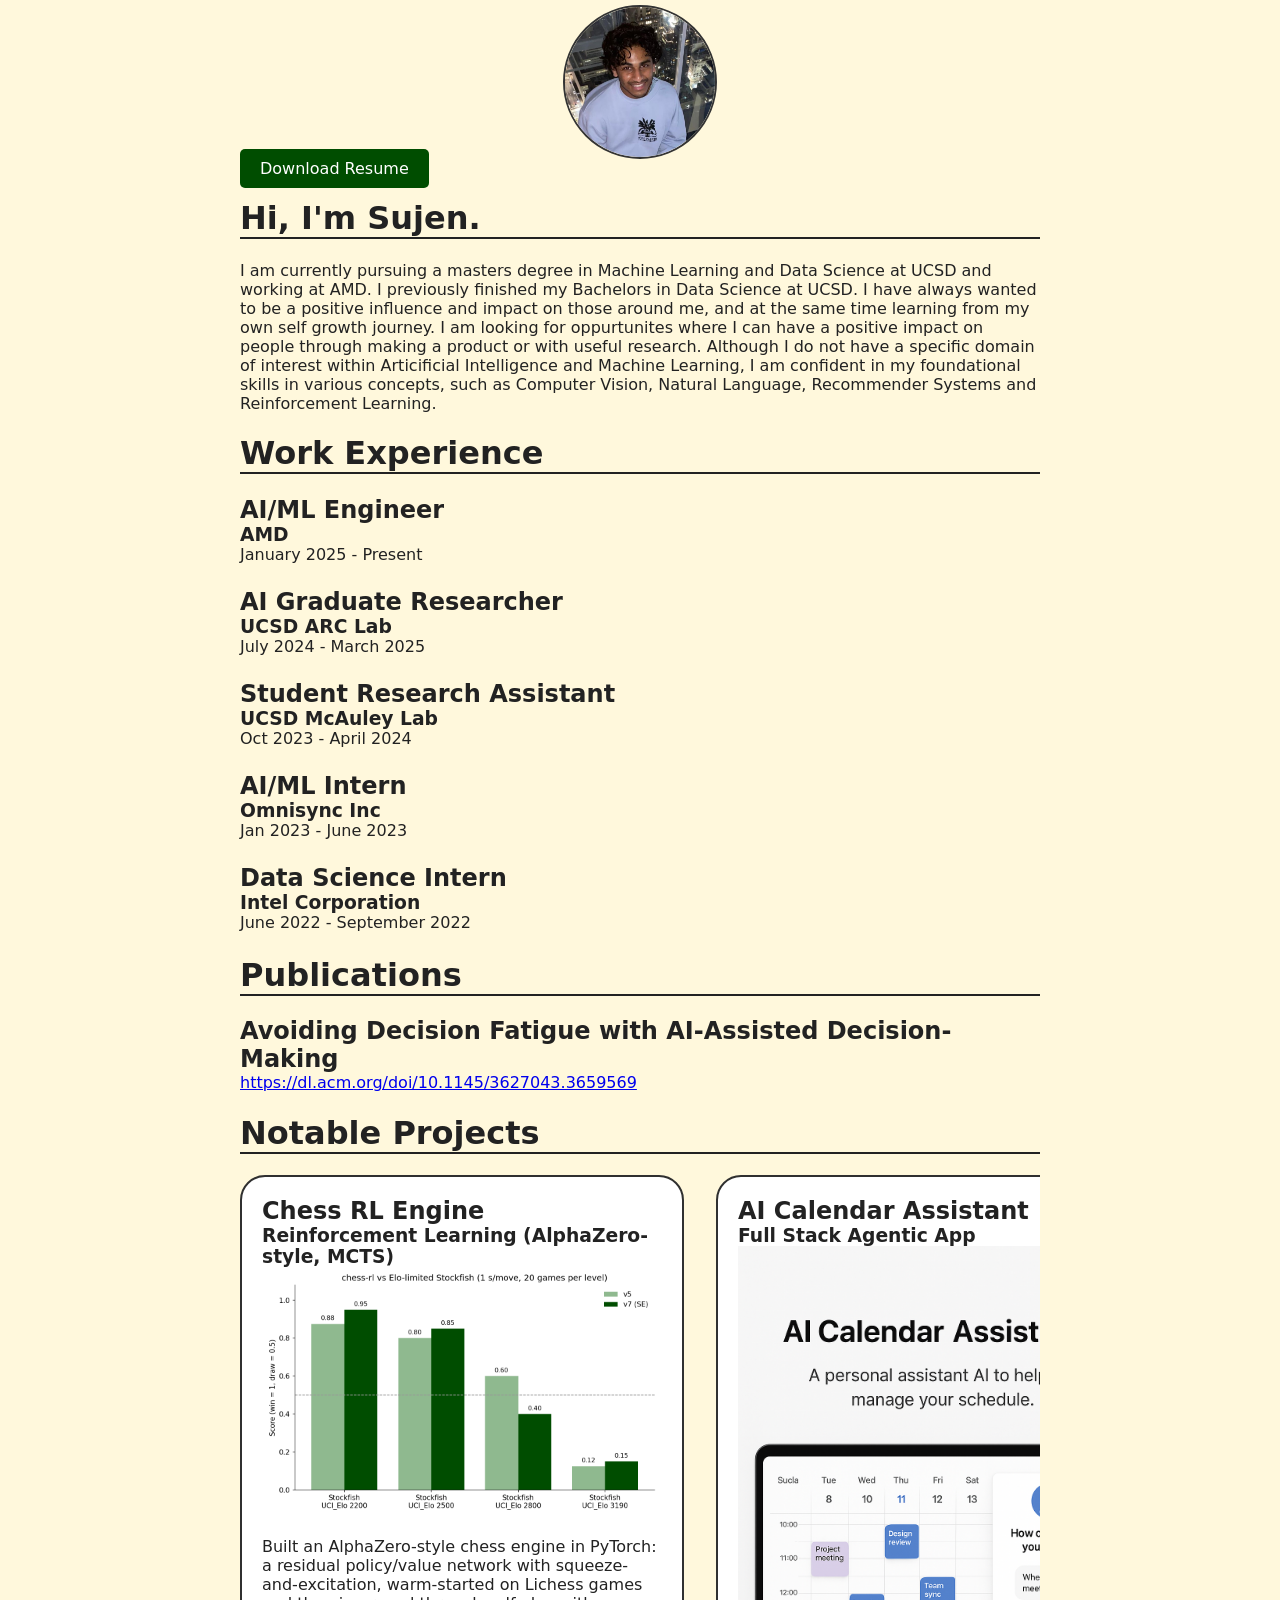
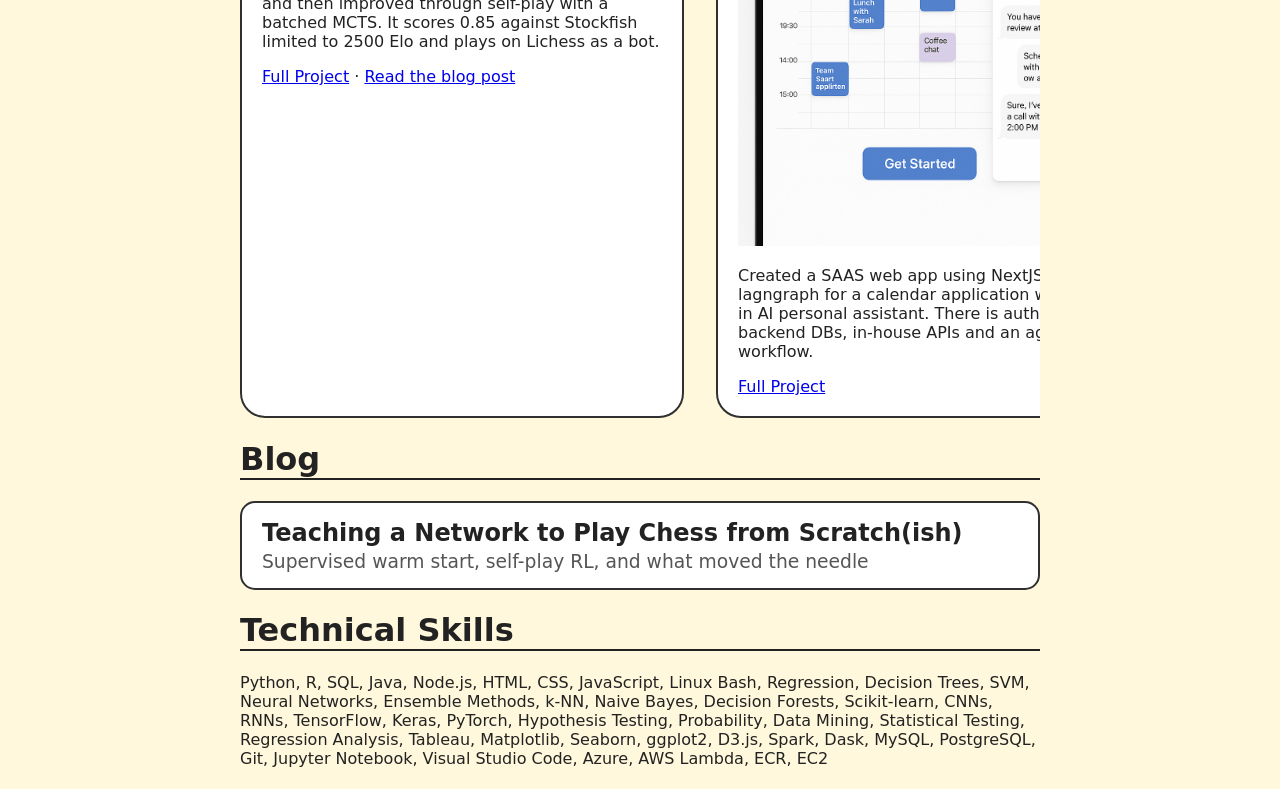
<file: index.html>
<!DOCTYPE html>
<html lang="en">
<head>
    <meta charset="UTF-8">
    <meta name="viewport" content="width=device-width, initial-scale=1.0">
    <link rel="stylesheet" href="styles.css">
    <title>Sujen Kancherla</title>
</head>
<body>
    <div class="profile-photo">
        <img src="profile_pic.jpg" alt="Sujen">
    </div>
    <a id="resume-download" href="sujen_kancherla_resume.pdf" download="sujen_kancherla_resume.pdf">
    Download Resume
</a>
    <h1>Hi, I'm Sujen.</h1>
    <p>I am currently pursuing a masters degree in Machine Learning and Data Science at UCSD and working at AMD. 
        I previously finished my Bachelors in Data Science at UCSD. I have always wanted to be a positive influence and impact on those around me,
        and at the same time learning from my own self growth journey. I am looking for oppurtunites 
        where I can have a positive impact on people through making a product or with useful research. 
        Although I do not have a specific domain of interest within Articificial Intelligence and Machine Learning, I am confident in my foundational skills in various concepts, 
        such as Computer Vision, Natural Language, Recommender Systems and Reinforcement Learning.</p>

        <h1>Work Experience</h1>
            <div class="experience">
                <div>
                    <h2>AI/ML Engineer</h2>
                    <h3>AMD</h3>
                </div>
                <div >January 2025 - Present</div>
            </div>

            <div class="experience">
                <div>
                    <h2>AI Graduate Researcher</h2>
                    <h3>UCSD ARC Lab</h3>
                </div>
                <div >July 2024 - March 2025</div>
            </div>
            
            <div class="experience" >
                <div>
                    <h2>Student Research Assistant</h2>
                    <h3>UCSD McAuley Lab</h3>
                </div>
                <div >Oct 2023 - April 2024</div>
            </div>
            
            <div class="experience" >
                <div>
                    <h2>AI/ML Intern</h2>
                    <h3>Omnisync Inc</h3>
                </div>
                <div >Jan 2023 - June 2023</div>
            </div>

            <div class="experience" >
                <div>
                    <h2>Data Science Intern</h2>
                    <h3>Intel Corporation</h3>
                </div>
                <div >June 2022 - September 2022</div>
            </div>
        </div>
    
    <h1>Publications</h1>
        <h2>Avoiding Decision Fatigue with AI-Assisted Decision-Making</h2>
        <a href="https://dl.acm.org/doi/10.1145/3627043.3659569">https://dl.acm.org/doi/10.1145/3627043.3659569</a>

    <h1>Notable Projects</h1>
    <div class="container">
        <div class="box">
            <h2>Chess RL Engine</h2>
            <h3>Reinforcement Learning (AlphaZero-style, MCTS)</h3>
            <img src="chess_rl.png" alt="chess-rl scores against Elo-limited Stockfish" width="400px" height="250px">
            <div class="description">
                <p>Built an AlphaZero-style chess engine in PyTorch: a residual policy/value network with
                    squeeze-and-excitation, warm-started on Lichess games and then improved through self-play
                    with a batched MCTS. It scores 0.85 against Stockfish limited to 2500 Elo and plays on Lichess as a bot.</p>
                <a href="https://github.com/sujen07/chess-rl">Full Project</a> ·
                <a href="blog/chess-rl.html">Read the blog post</a>
            </div>
        </div>
        <div class="box">
            <h2>AI Calendar Assistant</h2>
            <h3>Full Stack Agentic App</h3>
            <img src="calendar.png" alt="calendar saas" width="400px" height="600">
            <div class="description">
                <p>Created a SAAS web app using NextJS and lagngraph for a calendar application 
                    with a built-in AI personal assistant. There is authentication, backend DBs, 
                    in-house APIs and an agentic workflow.</p>
                <a href="https://app.clockworkcalendar.com">Full Project</a>
            </div>
        </div>
        <div class="box">
            <h2>Image Super Resolution Enhancement</h2>
            <h3>Computer Vision (GAN, CNN)</h3>
            <img src="super_res.png" alt="Low to High Res Sample" width="400px" height="200">
            <div class="description">
                <p>Using the ESRGAN paper, I followed the architecture in PyTorch to train a GAN model 
                    with a Generator and Discriminator training off of each other. I have python scripts 
                    to convert the torch model to onnx and locally host it as an API.</p>
                <a href="https://github.com/sujen07/image-super-resolution">Full Project</a>
            </div>
        </div>
        <div class="box">
            <h2>AI Chess and Tic Tac Toe</h2>
            <h3>Minimax Algorithm</h3>
            <img src="chess.png" alt="Sample Chess Gameplay" width="275px" height="275px">
            <div class="description">
                <p>Using the minimax and depth limited minimax, I created an AI chess and Tic Tac Toe player. 
                    I used pygame to create the ui for the chess game, and it runs locally only.</p>
                <a href="https://github.com/sujen07/minimax-ai-player">Full Project</a>
            </div>
        </div>
        <div class="box">
            <h2>GPT Loss Analysis</h2>
            <h3>NLP (Transformers)</h3>
            <img src="generative_ai_101.jpg" alt="Generative AI Picture" width="350px" height="250px">
            <div class="description">
                <p>Conducted research on various different loss functions to train the GPT-2 model. 
                    We used perplexity as a metric to evaluate performance of the language model after training it on squared loss, a hybrid loss function, etc.
                We used pytorch to train the open source code for GPT-2 on the TinyStories dataset.</p>
                <a href="https://github.com/sujen07/NanoGPT-Loss-stop-Analysis">Full Project</a>
            </div>
        </div>
        <div class="box">
            <h2>Panoramic Image Stitching</h2>
            <h3>Computer Vision (Homography Matrix, Corner Detection)</h3>
            <img src="matches.png" alt="Corner Matching between to images" height="400px" width="700px">
            <div class="description">
                <p>Used eigenvectors of gradients in image to find corners in two images. Then matched the corners using SIFT. using the matched corners, 
                    with 8-point algorithm and RANSAC. the Fundamental matrix is created that allows one image to be transformed into the camera projection of the other image, 
                    which creates a panoramic stitching between the two.</p>
                <a href="https://github.com/sujen07/panoramic">Full Project</a>
            </div>
        </div>
        <div class="box">
            <h2>Handrwitten Digit Detection</h2>
            <h3>Computer Vision (CNN)</h3>
            <img src="handwritten.png" alt="Sample Prediction from Mnist Model" height="400px" width="600px">
            <div class="description">
                <p>Trained a simple handwritten digit detection model using pytorch with a basic CNN architecture, 
                    and then converted it to onnx to run on the browser on device in javascript.</p>
                <a href="https://github.com/sujen07/mnist-prediction">Full Project</a>
            </div>
        </div>
    </div>
    <h1>Blog</h1>
    <div class="post-list">
        <a class="post-link" href="blog/chess-rl.html">
            <h2>Teaching a Network to Play Chess from Scratch(ish)</h2>
            <h3>Supervised warm start, self-play RL, and what moved the needle</h3>
        </a>
    </div>

    <h1>Technical Skills</h1>
    <p>Python, R, SQL, Java, Node.js, HTML, CSS, JavaScript, Linux Bash, Regression, Decision Trees, SVM, Neural Networks, Ensemble
        Methods, k-NN, Naive Bayes, Decision Forests, Scikit-learn, CNNs, RNNs, TensorFlow, Keras, PyTorch, Hypothesis Testing, Probability,
        Data Mining, Statistical Testing, Regression Analysis, Tableau, Matplotlib, Seaborn, ggplot2, D3.js, Spark, Dask, MySQL, PostgreSQL,
        Git, Jupyter Notebook, Visual Studio Code, Azure, AWS Lambda, ECR, EC2</p>
</body>
</html>
</file>
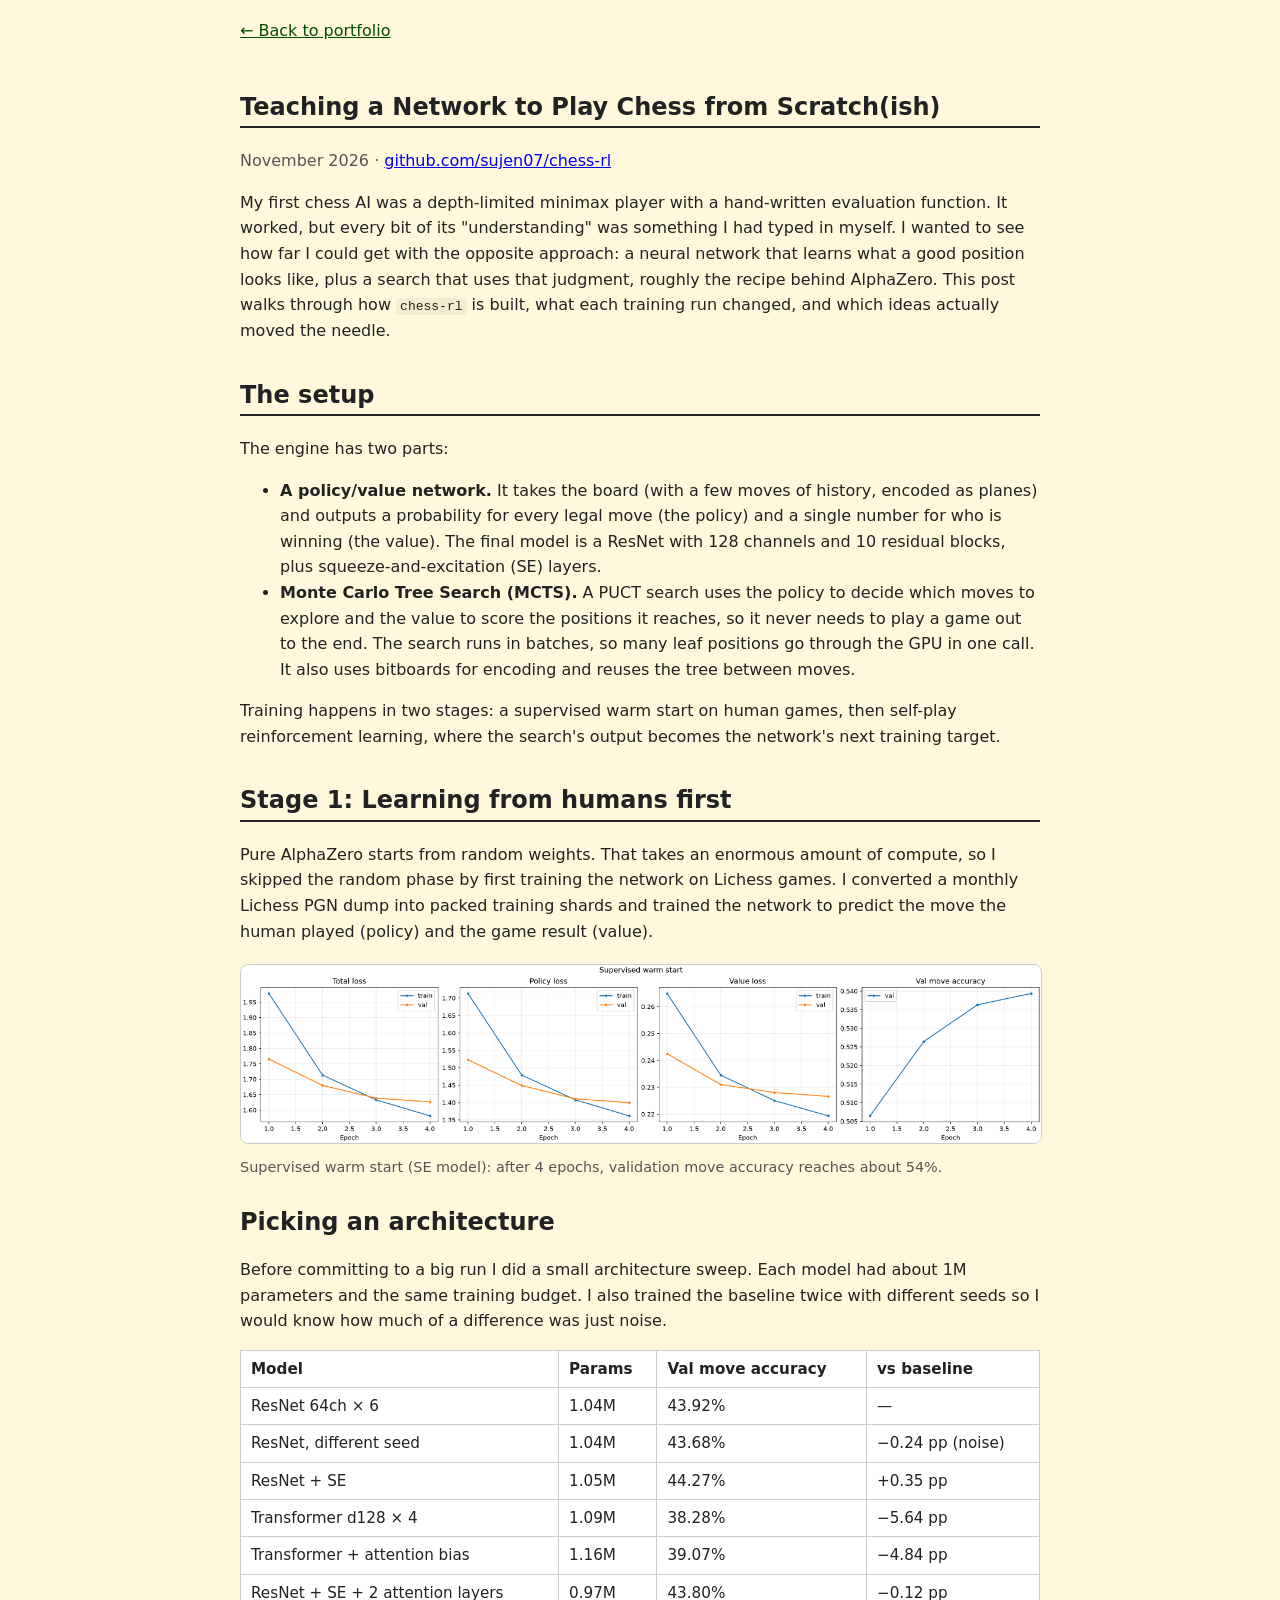
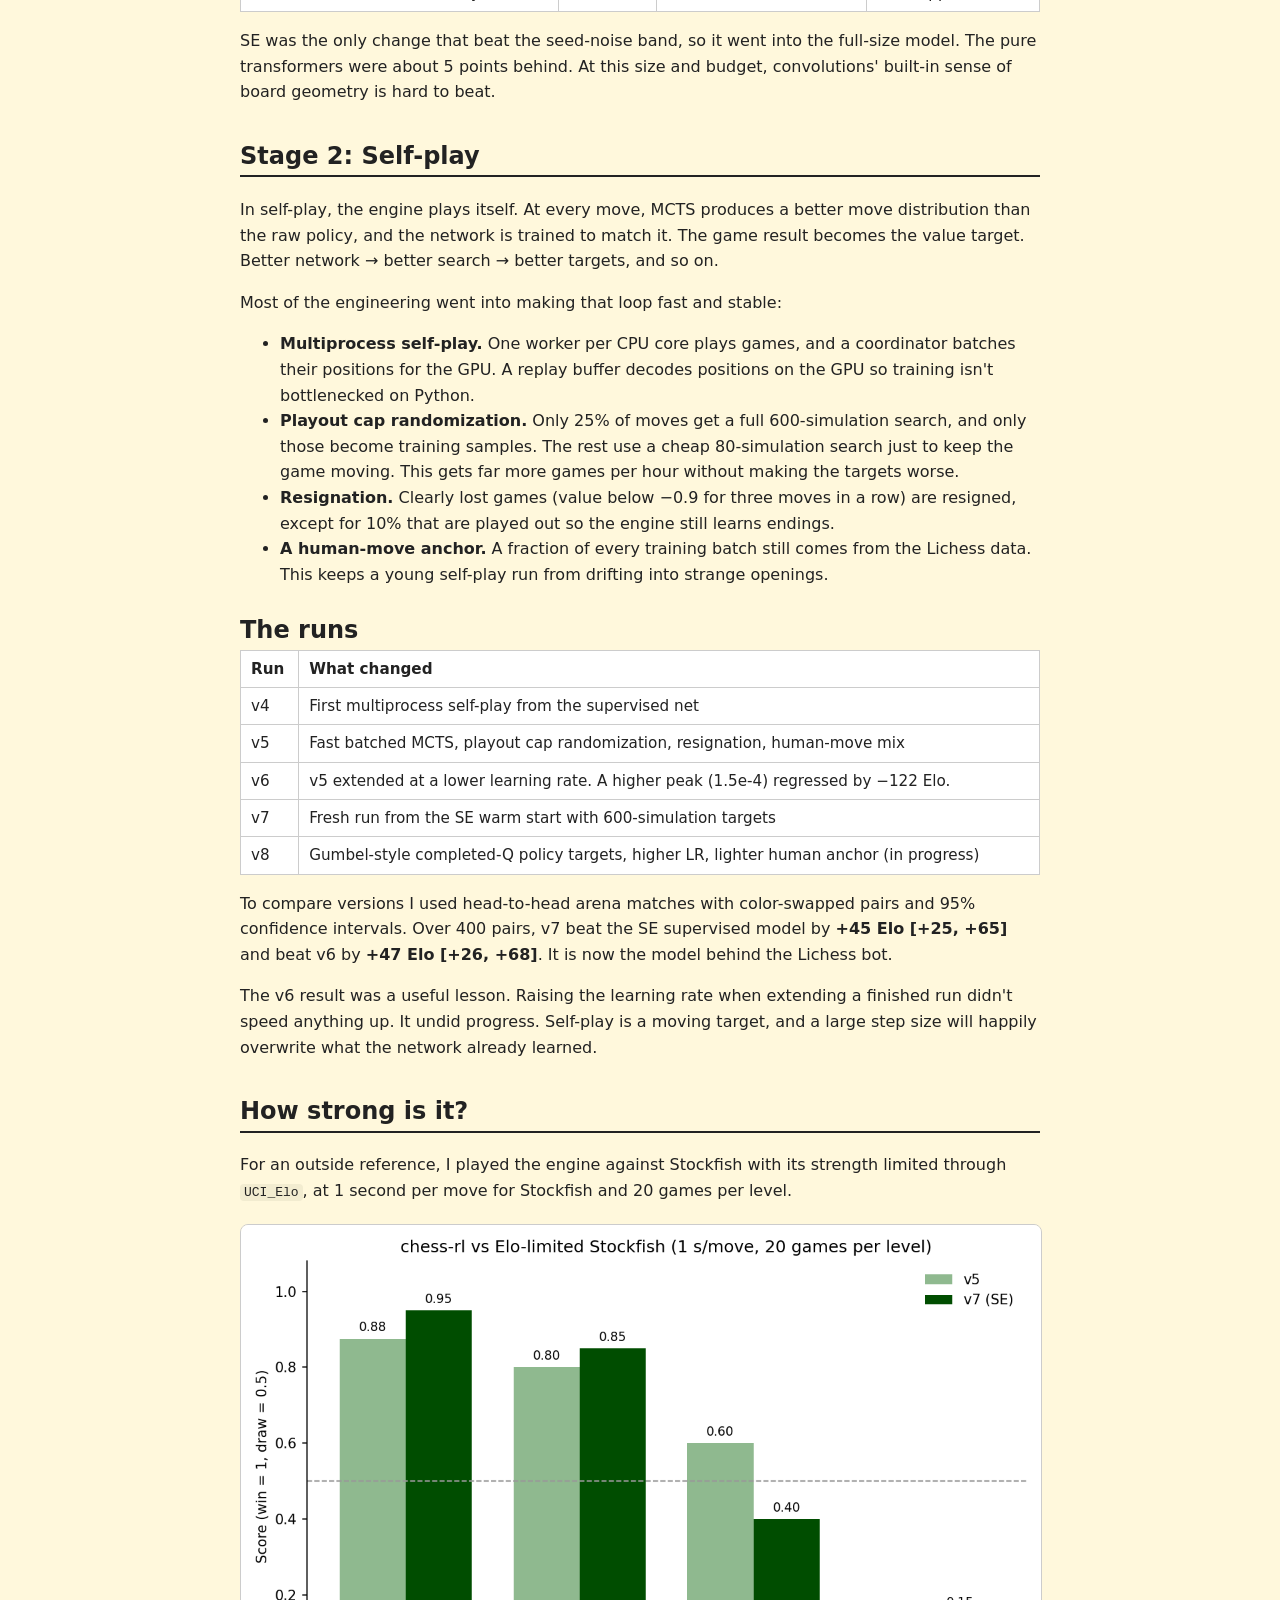
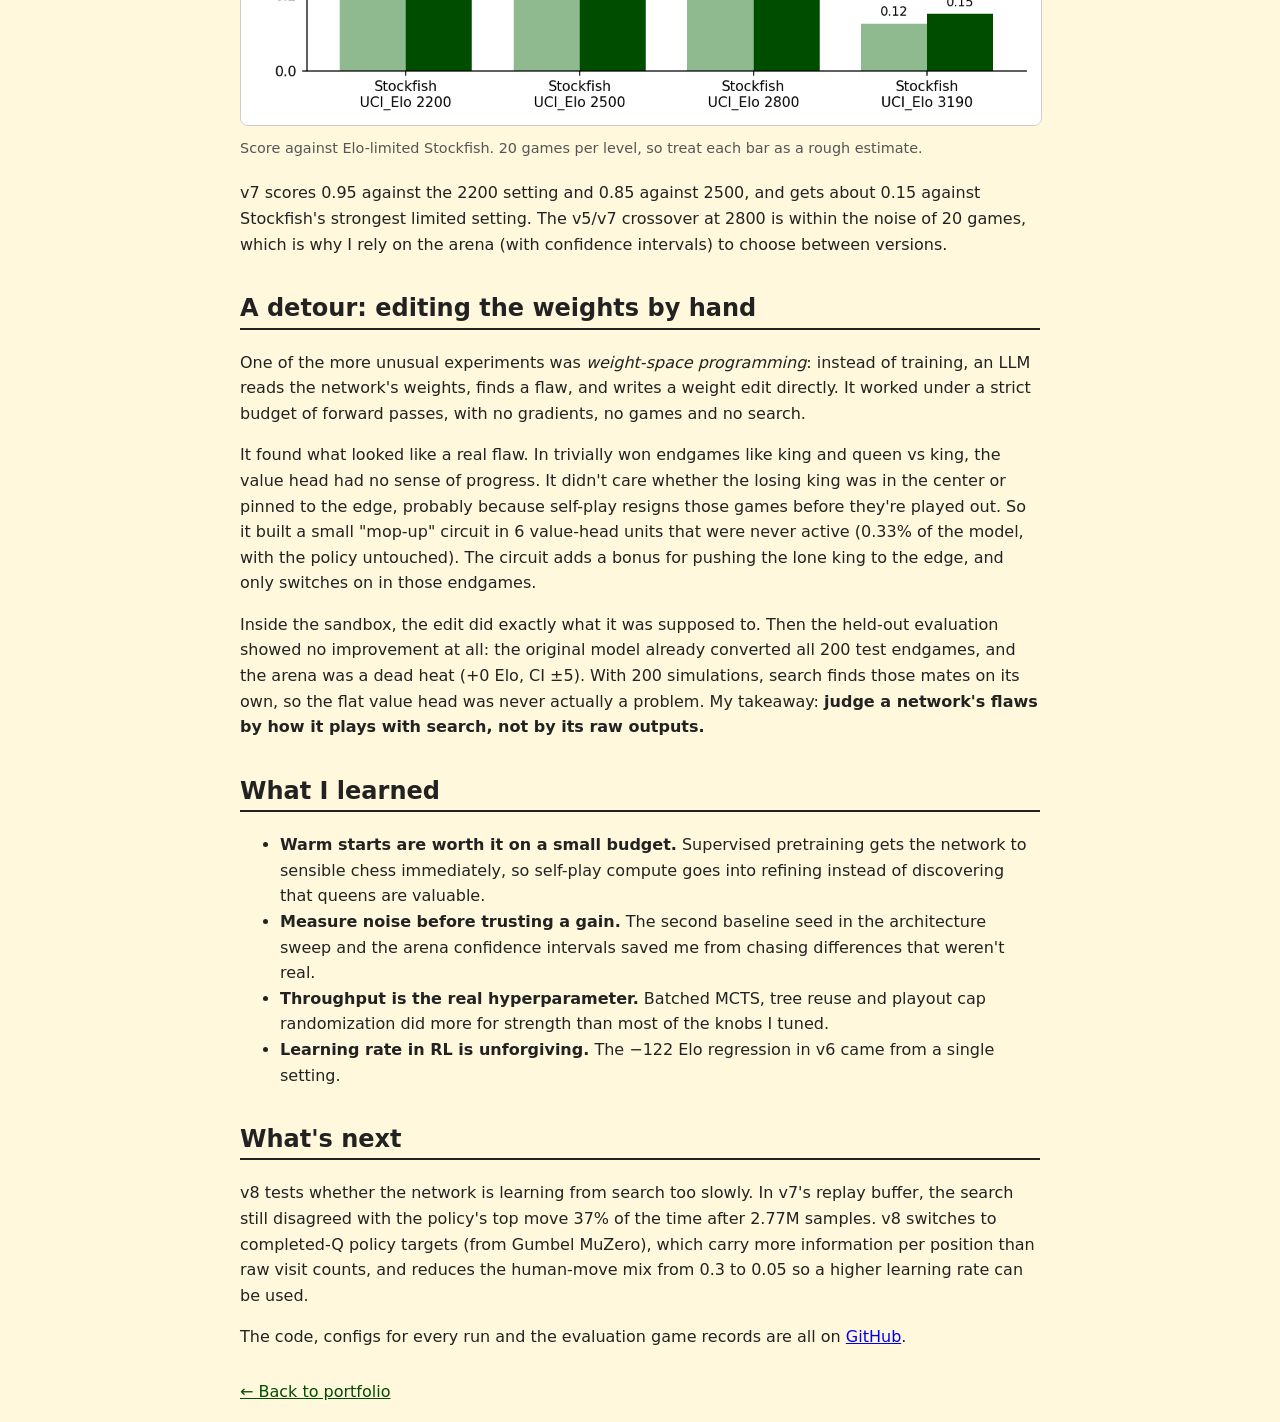
<file: blog/chess-rl.html>
<!DOCTYPE html>
<html lang="en">
<head>
    <meta charset="UTF-8">
    <meta name="viewport" content="width=device-width, initial-scale=1.0">
    <link rel="stylesheet" href="../styles.css">
    <title>Chess RL | Sujen Kancherla</title>
</head>
<body>
    <a class="back-link" href="../index.html">&larr; Back to portfolio</a>

    <article class="post">
        <h1>Teaching a Network to Play Chess from Scratch(ish)</h1>
        <p class="post-meta">November 2026 · <a href="https://github.com/sujen07/chess-rl">github.com/sujen07/chess-rl</a></p>

        <p>My first chess AI was a depth-limited minimax player with a hand-written evaluation function.
            It worked, but every bit of its "understanding" was something I had typed in myself.
            I wanted to see how far I could get with the opposite approach: a neural network that learns
            what a good position looks like, plus a search that uses that judgment, roughly the recipe
            behind AlphaZero. This post walks through how <code>chess-rl</code> is built, what each training
            run changed, and which ideas actually moved the needle.</p>

        <h1>The setup</h1>
        <p>The engine has two parts:</p>
        <ul>
            <li><strong>A policy/value network.</strong> It takes the board (with a few moves of history,
                encoded as planes) and outputs a probability for every legal move (the policy) and a single
                number for who is winning (the value). The final model is a ResNet with 128 channels and
                10 residual blocks, plus squeeze-and-excitation (SE) layers.</li>
            <li><strong>Monte Carlo Tree Search (MCTS).</strong> A PUCT search uses the policy to decide which
                moves to explore and the value to score the positions it reaches, so it never needs to play a
                game out to the end. The search runs in batches, so many leaf positions go through the GPU in
                one call. It also uses bitboards for encoding and reuses the tree between moves.</li>
        </ul>
        <p>Training happens in two stages: a supervised warm start on human games, then self-play
            reinforcement learning, where the search's output becomes the network's next training target.</p>

        <h1>Stage 1: Learning from humans first</h1>
        <p>Pure AlphaZero starts from random weights. That takes an enormous amount of compute, so I skipped the random phase by first training the network on Lichess games.
            I converted a monthly Lichess PGN dump into packed training shards and trained the network to
            predict the move the human played (policy) and the game result (value).</p>

        <figure>
            <img src="sl_se_loss_curve.png" alt="Supervised training loss curves over 4 epochs">
            <figcaption>Supervised warm start (SE model): after 4 epochs, validation move accuracy reaches about 54%.</figcaption>
        </figure>

        <h2>Picking an architecture</h2>
        <p>Before committing to a big run I did a small architecture sweep. Each model had about 1M parameters
            and the same training budget. I also trained the baseline twice with different seeds so I would know
            how much of a difference was just noise.</p>
        <table>
            <tr><th>Model</th><th>Params</th><th>Val move accuracy</th><th>vs baseline</th></tr>
            <tr><td>ResNet 64ch × 6</td><td>1.04M</td><td>43.92%</td><td>—</td></tr>
            <tr><td>ResNet, different seed</td><td>1.04M</td><td>43.68%</td><td>−0.24 pp (noise)</td></tr>
            <tr><td>ResNet + SE</td><td>1.05M</td><td>44.27%</td><td>+0.35 pp</td></tr>
            <tr><td>Transformer d128 × 4</td><td>1.09M</td><td>38.28%</td><td>−5.64 pp</td></tr>
            <tr><td>Transformer + attention bias</td><td>1.16M</td><td>39.07%</td><td>−4.84 pp</td></tr>
            <tr><td>ResNet + SE + 2 attention layers</td><td>0.97M</td><td>43.80%</td><td>−0.12 pp</td></tr>
        </table>
        <p>SE was the only change that beat the seed-noise band, so it went into the full-size model.
            The pure transformers were about 5 points behind. At this size and budget, convolutions'
            built-in sense of board geometry is hard to beat.</p>

        <h1>Stage 2: Self-play</h1>
        <p>In self-play, the engine plays itself. At every move, MCTS produces a better move distribution than
            the raw policy, and the network is trained to match it. The game result becomes the value target.
            Better network → better search → better targets, and so on.</p>
        <p>Most of the engineering went into making that loop fast and stable:</p>
        <ul>
            <li><strong>Multiprocess self-play.</strong> One worker per CPU core plays games, and a coordinator
                batches their positions for the GPU. A replay buffer decodes positions on the GPU so training
                isn't bottlenecked on Python.</li>
            <li><strong>Playout cap randomization.</strong> Only 25% of moves get a full 600-simulation search,
                and only those become training samples. The rest use a cheap 80-simulation search just to keep
                the game moving. This gets far more games per hour without making the targets worse.</li>
            <li><strong>Resignation.</strong> Clearly lost games (value below −0.9 for three moves in a row) are
                resigned, except for 10% that are played out so the engine still learns endings.</li>
            <li><strong>A human-move anchor.</strong> A fraction of every training batch still comes from the
                Lichess data. This keeps a young self-play run from drifting into strange openings.</li>
        </ul>

        <h2>The runs</h2>
        <table>
            <tr><th>Run</th><th>What changed</th></tr>
            <tr><td>v4</td><td>First multiprocess self-play from the supervised net</td></tr>
            <tr><td>v5</td><td>Fast batched MCTS, playout cap randomization, resignation, human-move mix</td></tr>
            <tr><td>v6</td><td>v5 extended at a lower learning rate. A higher peak (1.5e-4) regressed by −122 Elo.</td></tr>
            <tr><td>v7</td><td>Fresh run from the SE warm start with 600-simulation targets</td></tr>
            <tr><td>v8</td><td>Gumbel-style completed-Q policy targets, higher LR, lighter human anchor (in progress)</td></tr>
        </table>
        <p>To compare versions I used head-to-head arena matches with color-swapped pairs and 95% confidence
            intervals. Over 400 pairs, v7 beat the SE supervised model by <strong>+45 Elo [+25, +65]</strong>
            and beat v6 by <strong>+47 Elo [+26, +68]</strong>. It is now the model behind the Lichess bot.</p>
        <p>The v6 result was a useful lesson. Raising the learning rate when extending a finished run didn't
            speed anything up. It undid progress. Self-play is a moving target, and a large step size will
            happily overwrite what the network already learned.</p>

        <h1>How strong is it?</h1>
        <p>For an outside reference, I played the engine against Stockfish with its strength limited through
            <code>UCI_Elo</code>, at 1 second per move for Stockfish and 20 games per level.</p>
        <figure>
            <img src="../chess_rl.png" alt="Bar chart of v5 and v7 scores against Stockfish at Elo 2200, 2500, 2800 and 3190">
            <figcaption>Score against Elo-limited Stockfish. 20 games per level, so treat each bar as a rough estimate.</figcaption>
        </figure>
        <p>v7 scores 0.95 against the 2200 setting and 0.85 against 2500, and gets about 0.15 against Stockfish's
            strongest limited setting. The v5/v7 crossover at 2800 is within the noise of 20 games, which is why
            I rely on the arena (with confidence intervals) to choose between versions.</p>

        <h1>A detour: editing the weights by hand</h1>
        <p>One of the more unusual experiments was <em>weight-space programming</em>: instead of training, an
            LLM reads the network's weights, finds a flaw, and writes a weight edit directly. It worked under a
            strict budget of forward passes, with no gradients, no games and no search.</p>
        <p>It found what looked like a real flaw. In trivially won endgames like king and queen vs king, the
            value head had no sense of progress. It didn't care whether the losing king was in the center or
            pinned to the edge, probably because self-play resigns those games before they're played out. So it
            built a small "mop-up" circuit in 6 value-head units that were never active (0.33% of the model,
            with the policy untouched). The circuit adds a bonus for pushing the lone king to the edge, and only
            switches on in those endgames.</p>
        <p>Inside the sandbox, the edit did exactly what it was supposed to. Then the held-out evaluation showed
            no improvement at all: the original model already converted all 200 test endgames, and the arena was
            a dead heat (+0 Elo, CI ±5). With 200 simulations, search finds those mates on its own, so the flat
            value head was never actually a problem. My takeaway: <strong>judge a network's flaws by how it plays
            with search, not by its raw outputs.</strong></p>

        <h1>What I learned</h1>
        <ul>
            <li><strong>Warm starts are worth it on a small budget.</strong> Supervised pretraining gets the
                network to sensible chess immediately, so self-play compute goes into refining instead of discovering
                that queens are valuable.</li>
            <li><strong>Measure noise before trusting a gain.</strong> The second baseline seed in the architecture
                sweep and the arena confidence intervals saved me from chasing differences that weren't real.</li>
            <li><strong>Throughput is the real hyperparameter.</strong> Batched MCTS, tree reuse and playout cap
                randomization did more for strength than most of the knobs I tuned.</li>
            <li><strong>Learning rate in RL is unforgiving.</strong> The −122 Elo regression in v6 came from a single setting.</li>
        </ul>

        <h1>What's next</h1>
        <p>v8 tests whether the network is learning from search too slowly. In v7's replay buffer, the search
            still disagreed with the policy's top move 37% of the time after 2.77M samples. v8 switches to
            completed-Q policy targets (from Gumbel MuZero), which carry more information per position than raw
            visit counts, and reduces the human-move mix from 0.3 to 0.05 so a higher learning rate can be used.</p>
        <p>The code, configs for every run and the evaluation game records are all on
            <a href="https://github.com/sujen07/chess-rl">GitHub</a>.</p>
    </article>

    <a class="back-link" href="../index.html">&larr; Back to portfolio</a>
</body>
</html>
</file>
<file: styles.css>
body {
    font-family: system-ui, -apple-system, BlinkMacSystemFont, 'Segoe UI', Roboto, Oxygen, Ubuntu, Cantarell, 'Open Sans', 'Helvetica Neue', sans-serif;
    color: #222222;
    max-width: 800px;
    margin: auto;
    padding: 5px;
    background-color: cornsilk;
}

.profile-photo {
    display: flex;
    justify-content: center;
    align-items: center;
}

.profile-photo img {
    width: 150px; 
    height: 150px; 
    border-radius: 50%; 
    object-fit: cover; 
    border: 2px solid #333; 
}

button {
    display: block;
    margin: 0 auto;
    margin-top: 10px;
}


h1 {
    border-bottom: 2px solid #222222;
}

.container {
    overflow-x: auto;
    display: flex;
    gap: 32px;
    scroll-snap-type: x mandatory;
}

.box {
    scroll-snap-align: start;
    border: 2px solid #303030;
    background-color: #fff;
    padding: 20px;
    border-radius: 25px;
}

h2 {
    margin: 0;
}

h3 {
    margin: 0;
}

.experience {
    margin-bottom: 24px;
}

#resume-download {
    background-color: #004d00; 
    color: white; 
    padding: 10px 20px;  
    text-decoration: none; 
    border-radius: 5px; 
    cursor: pointer;
}

/* Blog */
.post-link {
    display: block;
    color: inherit;
    text-decoration: none;
    border: 2px solid #303030;
    background-color: #fff;
    padding: 16px 20px;
    border-radius: 15px;
    margin-bottom: 16px;
}

.post-link:hover {
    border-color: #004d00;
}

.post-link h3 {
    font-weight: normal;
    color: #555;
    margin-top: 4px;
}

.post {
    line-height: 1.6;
}

.post h1 {
    margin-top: 32px;
}

.post h2 {
    margin-top: 24px;
}

.post img {
    max-width: 100%;
    height: auto;
    border: 1px solid #ccc;
    border-radius: 8px;
    background-color: #fff;
}

.post figcaption {
    font-size: 0.9em;
    color: #555;
    margin-top: 4px;
}

.post figure {
    margin: 20px 0;
}

.post table {
    border-collapse: collapse;
    width: 100%;
    background-color: #fff;
    font-size: 0.95em;
}

.post th, .post td {
    border: 1px solid #ccc;
    padding: 6px 10px;
    text-align: left;
}

.post code {
    background-color: #f2ecd0;
    padding: 1px 4px;
    border-radius: 4px;
}

.post-meta {
    color: #555;
    margin-top: 0;
}

.back-link {
    display: inline-block;
    margin: 16px 0;
    color: #004d00;
}
</file>
